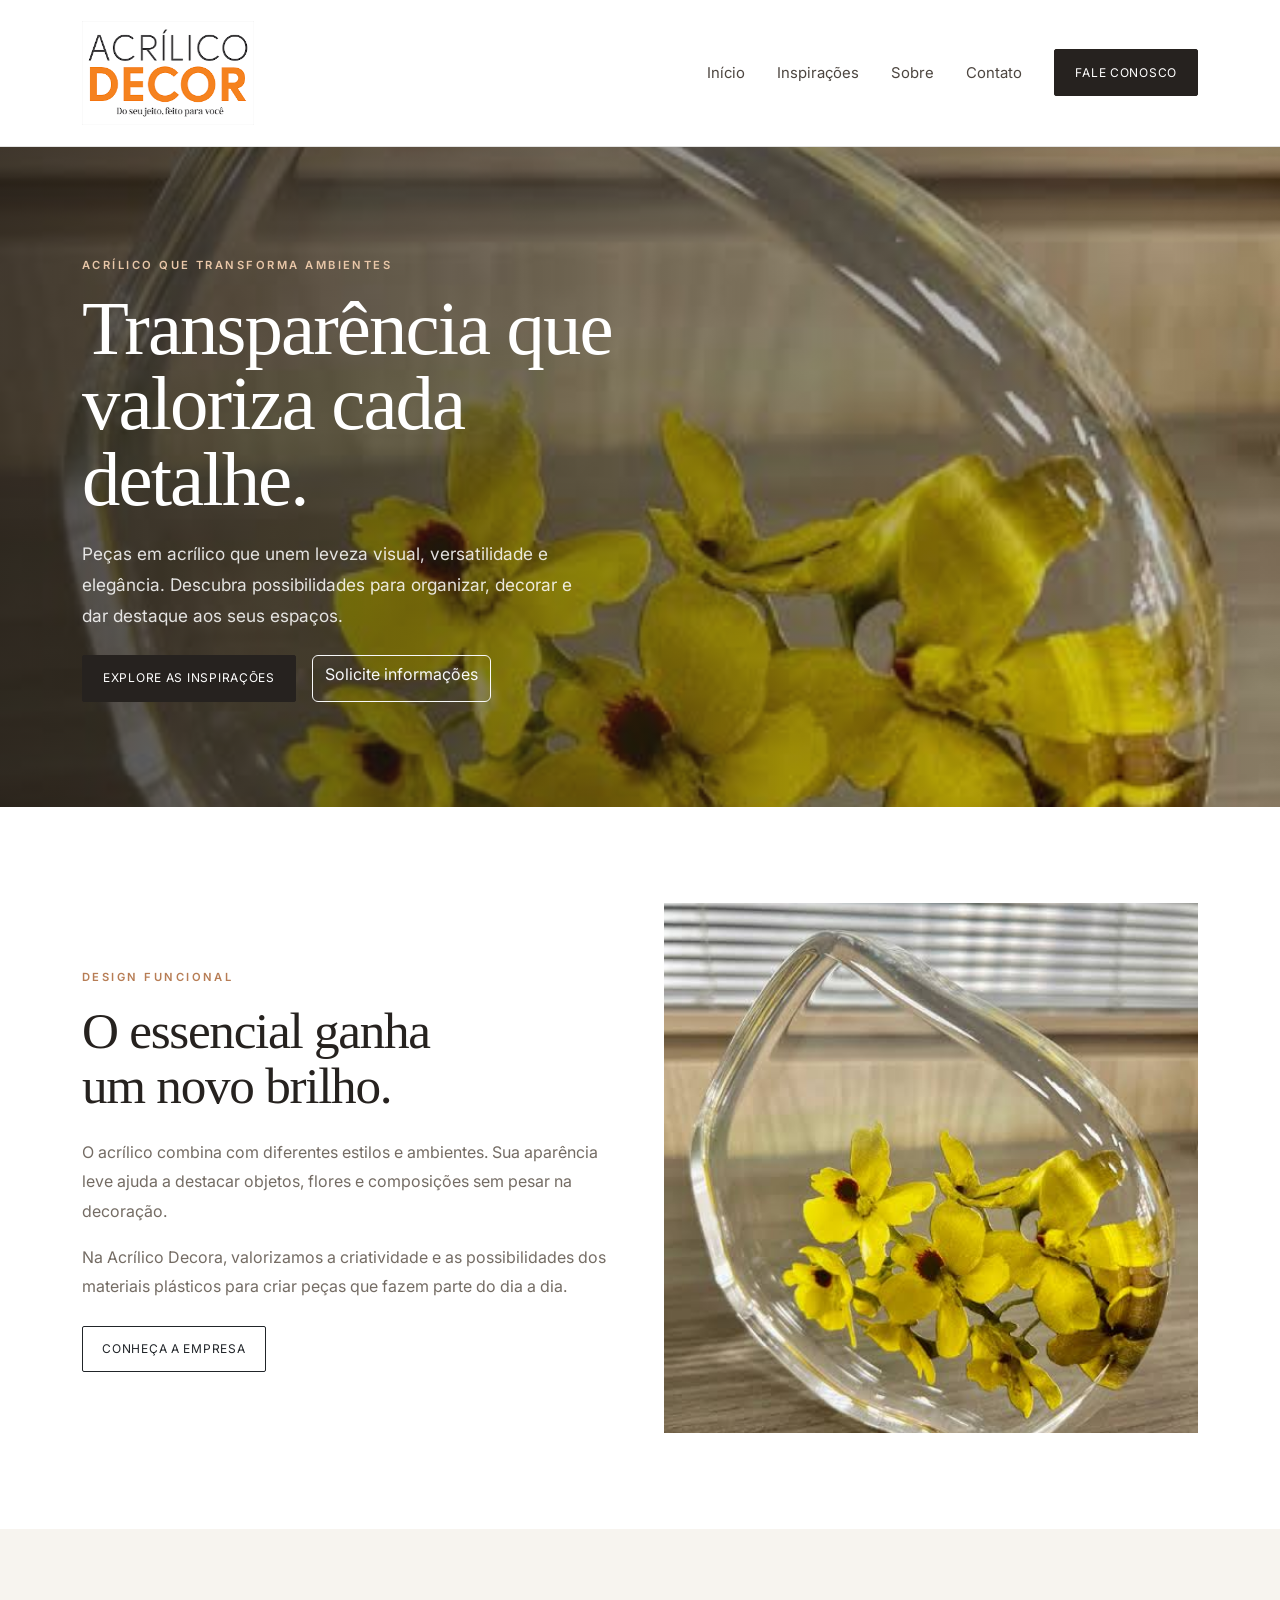
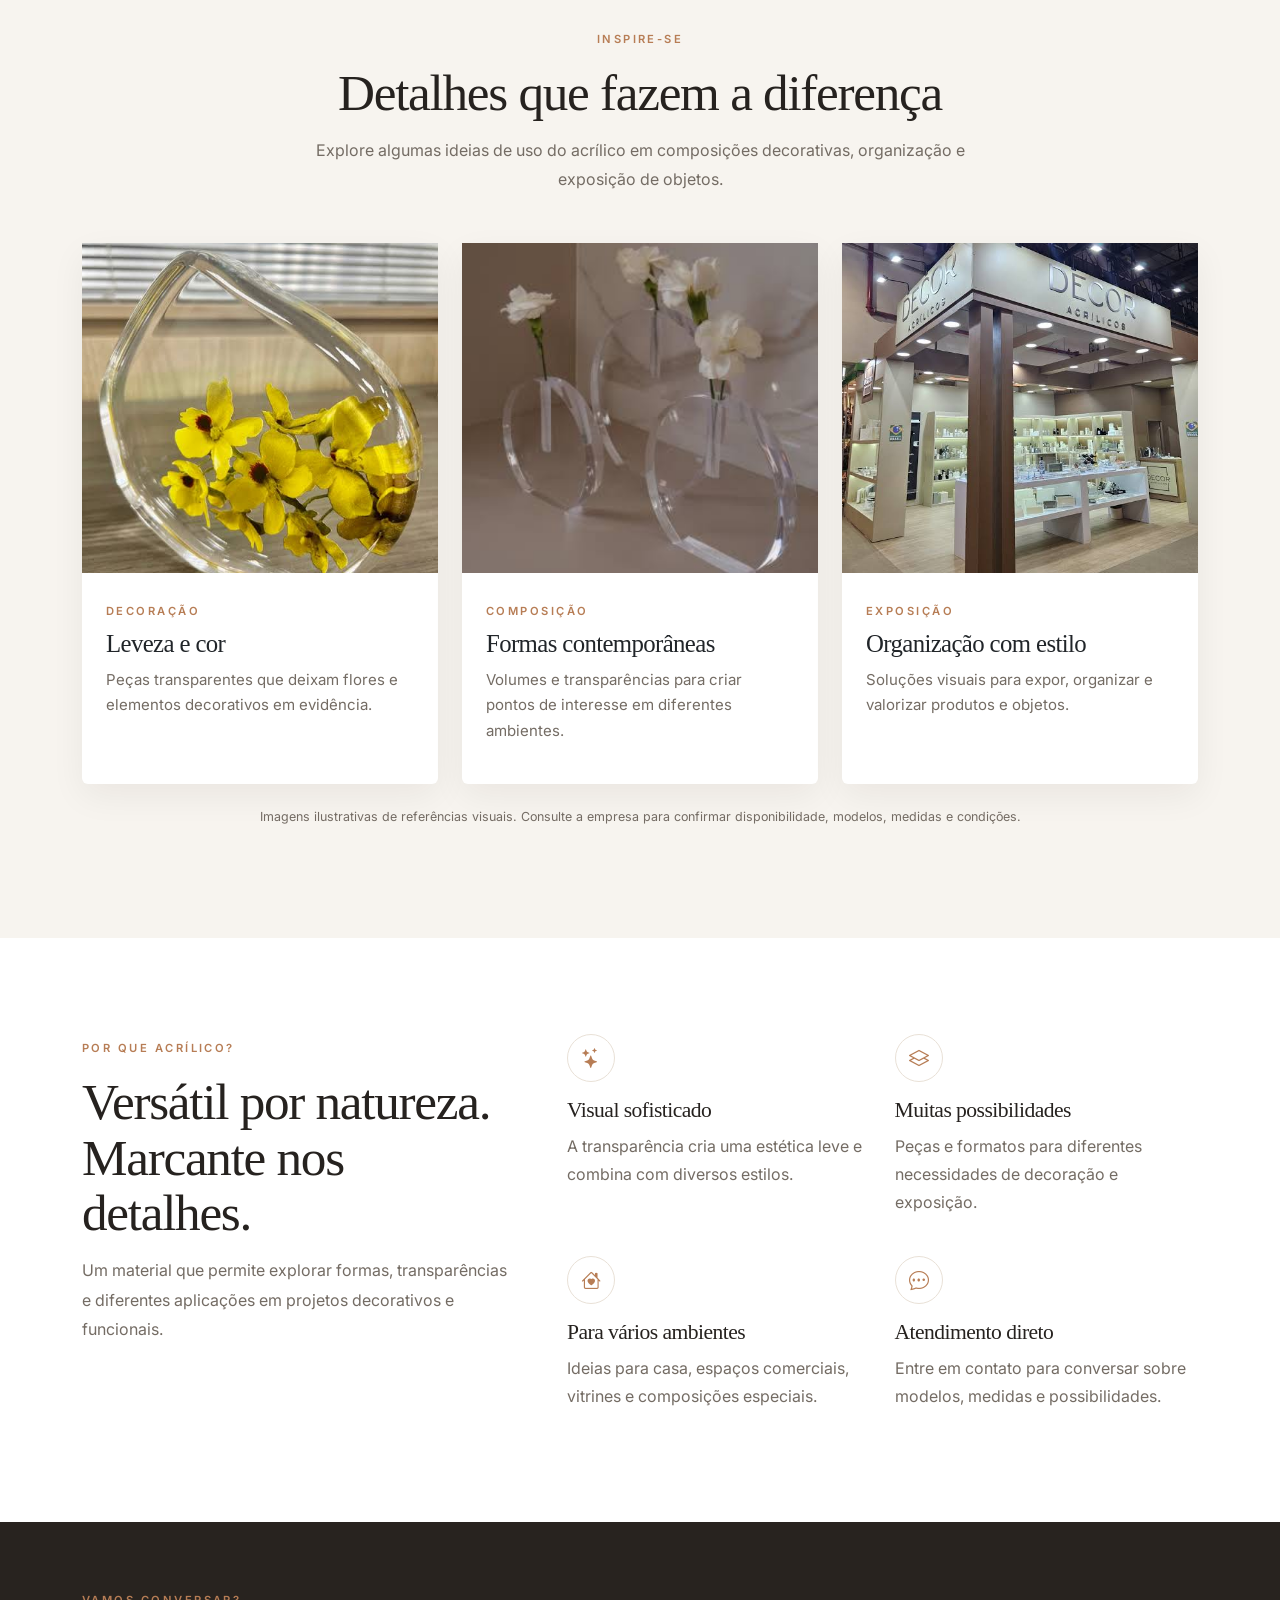
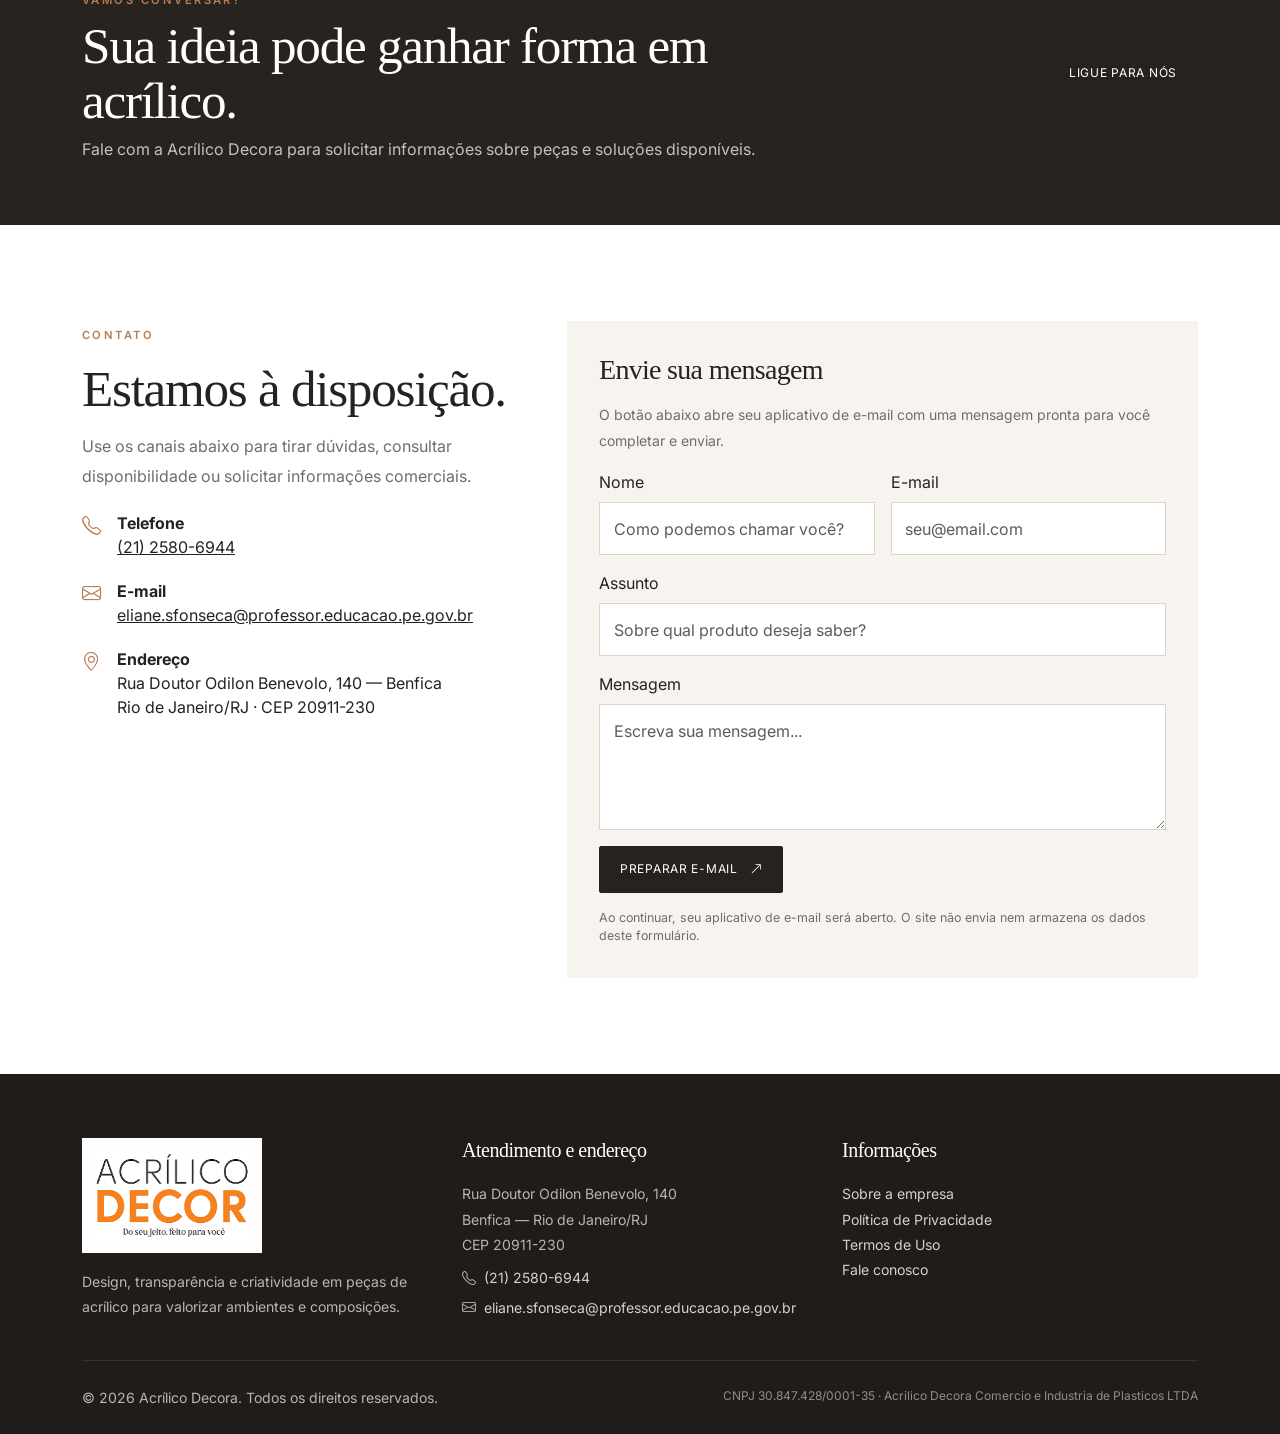
<file: index.html>
<!doctype html>
<html lang="pt-BR"><head><title>Acrílico Decora | Peças e decoração em acrílico</title>
<meta name="description" content="Conheça a Acrílico Decora. Peças, acessórios e soluções decorativas em acrílico para compor ambientes com leveza e personalidade. Entre em contato.">

<meta charset="utf-8">
<meta name="viewport" content="width=device-width, initial-scale=1">
<meta name="theme-color" content="#f7f4ef">
<link rel="preconnect" href="https://fonts.googleapis.com">
<link rel="preconnect" href="https://fonts.gstatic.com" crossorigin>
<link href="https://fonts.googleapis.com/css2?family=Inter:wght@400;500;600;700&display=swap" rel="stylesheet">
<link href="https://cdn.jsdelivr.net/npm/bootstrap@5.3.3/dist/css/bootstrap.min.css" rel="stylesheet">
<link href="https://cdn.jsdelivr.net/npm/bootstrap-icons@1.11.3/font/bootstrap-icons.min.css" rel="stylesheet">
<link rel="stylesheet" href="assets/style.css">
</head><body>

<nav class="navbar navbar-expand-lg sticky-top">
 <div class="container py-2">
  <a class="navbar-brand" href="index.html"><img src="assets/logo-acrilico-decora.png" alt="Acrílico Decora"></a>
  <button class="navbar-toggler" type="button" data-bs-toggle="collapse" data-bs-target="#menu" aria-label="Abrir menu"><span class="navbar-toggler-icon"></span></button>
  <div class="collapse navbar-collapse" id="menu">
   <ul class="navbar-nav ms-auto align-items-lg-center gap-lg-3">
    <li class="nav-item"><a class="nav-link" href="index.html#inicio">Início</a></li>
    <li class="nav-item"><a class="nav-link" href="index.html#colecao">Inspirações</a></li>
    <li class="nav-item"><a class="nav-link" href="sobre.html">Sobre</a></li>
    <li class="nav-item"><a class="nav-link" href="index.html#contato">Contato</a></li>
    <li class="nav-item"><a class="btn btn-accent ms-lg-2" href="tel:+552125806944">Fale conosco</a></li>
   </ul>
  </div>
 </div>
</nav>
<header class="hero" id="inicio">
 <div class="container"><div class="hero-content">
  <span class="eyebrow">Acrílico que transforma ambientes</span>
  <h1>Transparência que valoriza cada detalhe.</h1>
  <p>Peças em acrílico que unem leveza visual, versatilidade e elegância. Descubra possibilidades para organizar, decorar e dar destaque aos seus espaços.</p>
  <div class="d-flex flex-wrap gap-3 mt-4">
   <a class="btn btn-accent" href="#colecao">Explore as inspirações</a>
   <a class="btn btn-outline-light" href="#contato">Solicite informações</a>
  </div>
 </div></div>
</header>

<section class="section-pad">
 <div class="container"><div class="row align-items-center g-5">
  <div class="col-lg-6">
   <span class="eyebrow">Design funcional</span>
   <h2 class="section-title mt-3 mb-4">O essencial ganha<br>um novo brilho.</h2>
   <p class="lead-copy">O acrílico combina com diferentes estilos e ambientes. Sua aparência leve ajuda a destacar objetos, flores e composições sem pesar na decoração.</p>
   <p class="lead-copy">Na Acrílico Decora, valorizamos a criatividade e as possibilidades dos materiais plásticos para criar peças que fazem parte do dia a dia.</p>
   <a href="sobre.html" class="btn btn-outline-dark mt-2">Conheça a empresa</a>
  </div>
  <div class="col-lg-6"><img class="img-fluid w-100" style="max-height:530px;object-fit:cover" src="assets/vaso-flores-amarelas.jpeg" alt="Peça decorativa transparente em acrílico com flores amarelas"></div>
 </div></div>
</section>

<section class="section-pad section-soft" id="colecao">
 <div class="container">
  <div class="text-center mx-auto mb-5" style="max-width:650px">
   <span class="eyebrow">Inspire-se</span><h2 class="section-title mt-3">Detalhes que fazem a diferença</h2>
   <p class="lead-copy mt-3">Explore algumas ideias de uso do acrílico em composições decorativas, organização e exposição de objetos.</p>
  </div>
  <div class="row g-4">
   <div class="col-md-6 col-lg-4"><article class="card product-card"><img src="assets/vaso-flores-amarelas.jpeg" alt="Vaso transparente com flores amarelas"><div class="card-body"><span class="eyebrow">Decoração</span><h3 class="mt-2">Leveza e cor</h3><p>Peças transparentes que deixam flores e elementos decorativos em evidência.</p></div></article></div>
   <div class="col-md-6 col-lg-4"><article class="card product-card"><img src="assets/vasos-acrilico-flores.jpeg" alt="Vasos de acrílico com flores brancas"><div class="card-body"><span class="eyebrow">Composição</span><h3 class="mt-2">Formas contemporâneas</h3><p>Volumes e transparências para criar pontos de interesse em diferentes ambientes.</p></div></article></div>
   <div class="col-md-6 col-lg-4"><article class="card product-card"><img src="assets/decoracao-acrilico-loja.jpeg" alt="Espaço de exposição de artigos em acrílico"><div class="card-body"><span class="eyebrow">Exposição</span><h3 class="mt-2">Organização com estilo</h3><p>Soluções visuais para expor, organizar e valorizar produtos e objetos.</p></div></article></div>
  </div>
  <p class="image-note text-center mt-4">Imagens ilustrativas de referências visuais. Consulte a empresa para confirmar disponibilidade, modelos, medidas e condições.</p>
 </div>
</section>

<section class="section-pad">
 <div class="container">
  <div class="row g-5">
   <div class="col-lg-5"><span class="eyebrow">Por que acrílico?</span><h2 class="section-title mt-3">Versátil por natureza.<br>Marcante nos detalhes.</h2><p class="lead-copy mt-3">Um material que permite explorar formas, transparências e diferentes aplicações em projetos decorativos e funcionais.</p></div>
   <div class="col-lg-7"><div class="row g-4">
    <div class="col-md-6 feature"><div class="feature-icon"><i class="bi bi-stars"></i></div><h3>Visual sofisticado</h3><p>A transparência cria uma estética leve e combina com diversos estilos.</p></div>
    <div class="col-md-6 feature"><div class="feature-icon"><i class="bi bi-layers"></i></div><h3>Muitas possibilidades</h3><p>Peças e formatos para diferentes necessidades de decoração e exposição.</p></div>
    <div class="col-md-6 feature"><div class="feature-icon"><i class="bi bi-house-heart"></i></div><h3>Para vários ambientes</h3><p>Ideias para casa, espaços comerciais, vitrines e composições especiais.</p></div>
    <div class="col-md-6 feature"><div class="feature-icon"><i class="bi bi-chat-dots"></i></div><h3>Atendimento direto</h3><p>Entre em contato para conversar sobre modelos, medidas e possibilidades.</p></div>
   </div></div>
  </div>
 </div>
</section>

<section class="cta-band"><div class="container"><div class="row align-items-center g-4">
 <div class="col-lg-8"><span class="eyebrow">Vamos conversar?</span><h2 class="section-title mt-2">Sua ideia pode ganhar forma em acrílico.</h2><p class="mb-0">Fale com a Acrílico Decora para solicitar informações sobre peças e soluções disponíveis.</p></div>
 <div class="col-lg-4 text-lg-end"><a class="btn btn-accent" href="tel:+552125806944">Ligue para nós</a></div>
</div></div></section>

<section class="section-pad" id="contato"><div class="container">
 <div class="row g-5">
  <div class="col-lg-5"><span class="eyebrow">Contato</span><h2 class="section-title mt-3">Estamos à disposição.</h2><p class="lead-copy mt-3">Use os canais abaixo para tirar dúvidas, consultar disponibilidade ou solicitar informações comerciais.</p>
   <div class="contact-line"><i class="bi bi-telephone"></i><div><strong>Telefone</strong><br><a href="tel:+552125806944">(21) 2580-6944</a></div></div>
   <div class="contact-line"><i class="bi bi-envelope"></i><div><strong>E-mail</strong><br><a href="mailto:eliane.sfonseca@professor.educacao.pe.gov.br">eliane.sfonseca@professor.educacao.pe.gov.br</a></div></div>
   <div class="contact-line"><i class="bi bi-geo-alt"></i><div><strong>Endereço</strong><br>Rua Doutor Odilon Benevolo, 140 — Benfica<br>Rio de Janeiro/RJ · CEP 20911-230</div></div>
  </div>
  <div class="col-lg-7"><div class="contact-panel">
   <h3 class="serif mb-3">Envie sua mensagem</h3>
   <p class="lead-copy small">O botão abaixo abre seu aplicativo de e-mail com uma mensagem pronta para você completar e enviar.</p>
   <form id="contatoForm">
    <div class="row g-3">
     <div class="col-md-6"><label class="form-label" for="nome">Nome</label><input class="form-control" id="nome" required placeholder="Como podemos chamar você?"></div>
     <div class="col-md-6"><label class="form-label" for="email">E-mail</label><input class="form-control" id="email" type="email" required placeholder="seu@email.com"></div>
     <div class="col-12"><label class="form-label" for="assunto">Assunto</label><input class="form-control" id="assunto" placeholder="Sobre qual produto deseja saber?"></div>
     <div class="col-12"><label class="form-label" for="mensagem">Mensagem</label><textarea class="form-control" id="mensagem" rows="4" required placeholder="Escreva sua mensagem..."></textarea></div>
     <div class="col-12"><button class="btn btn-accent" type="submit">Preparar e-mail <i class="bi bi-arrow-up-right ms-2"></i></button></div>
    </div>
   </form>
   <p class="image-note mt-3 mb-0">Ao continuar, seu aplicativo de e-mail será aberto. O site não envia nem armazena os dados deste formulário.</p>
  </div></div>
 </div>
</div></section>

<footer>
 <div class="container">
  <div class="row g-4">
   <div class="col-lg-4">
    <img class="footer-logo" src="assets/logo-acrilico-decora.png" alt="Acrílico Decora">
    <p>Design, transparência e criatividade em peças de acrílico para valorizar ambientes e composições.</p>
   </div>
   <div class="col-sm-6 col-lg-4">
    <h3 class="footer-title">Atendimento e endereço</h3>
    <address class="mb-2">Rua Doutor Odilon Benevolo, 140<br>Benfica — Rio de Janeiro/RJ<br>CEP 20911-230</address>
    <p class="mb-1"><i class="bi bi-telephone me-2"></i><a href="tel:+552125806944">(21) 2580-6944</a></p>
    <p><i class="bi bi-envelope me-2"></i><a href="mailto:eliane.sfonseca@professor.educacao.pe.gov.br">eliane.sfonseca@professor.educacao.pe.gov.br</a></p>
   </div>
   <div class="col-sm-6 col-lg-4">
    <h3 class="footer-title">Informações</h3>
    <ul class="list-unstyled">
     <li><a href="sobre.html">Sobre a empresa</a></li>
     <li><a href="politica-de-privacidade.html">Política de Privacidade</a></li>
     <li><a href="termos-de-uso.html">Termos de Uso</a></li>
     <li><a href="index.html#contato">Fale conosco</a></li>
    </ul>
   </div>
  </div>
  <hr class="border-secondary my-4">
  <div class="d-flex flex-column flex-md-row justify-content-between gap-2">
   <p class="mb-0">© <span id="ano"></span> Acrílico Decora. Todos os direitos reservados.</p>
   <p class="small-print mb-0">CNPJ 30.847.428/0001-35 · Acrilico Decora Comercio e Industria de Plasticos LTDA</p>
  </div>
 </div>
</footer>
<script>document.getElementById('ano').textContent = new Date().getFullYear();</script>
<script src="https://cdn.jsdelivr.net/npm/bootstrap@5.3.3/dist/js/bootstrap.bundle.min.js"></script>

<script>
document.getElementById('contatoForm').addEventListener('submit', function(e) {
 e.preventDefault();
 const nome = document.getElementById('nome').value;
 const email = document.getElementById('email').value;
 const assunto = document.getElementById('assunto').value || 'Contato pelo site';
 const mensagem = document.getElementById('mensagem').value;
 const body = `Nome: ${nome}%0D%0AE-mail: ${email}%0D%0A%0D%0A${encodeURIComponent(mensagem)}`;
 window.location.href = `mailto:eliane.sfonseca@professor.educacao.pe.gov.br?subject=${encodeURIComponent(assunto)}&body=${body}`;
});
</script>
</body></html>
</file>
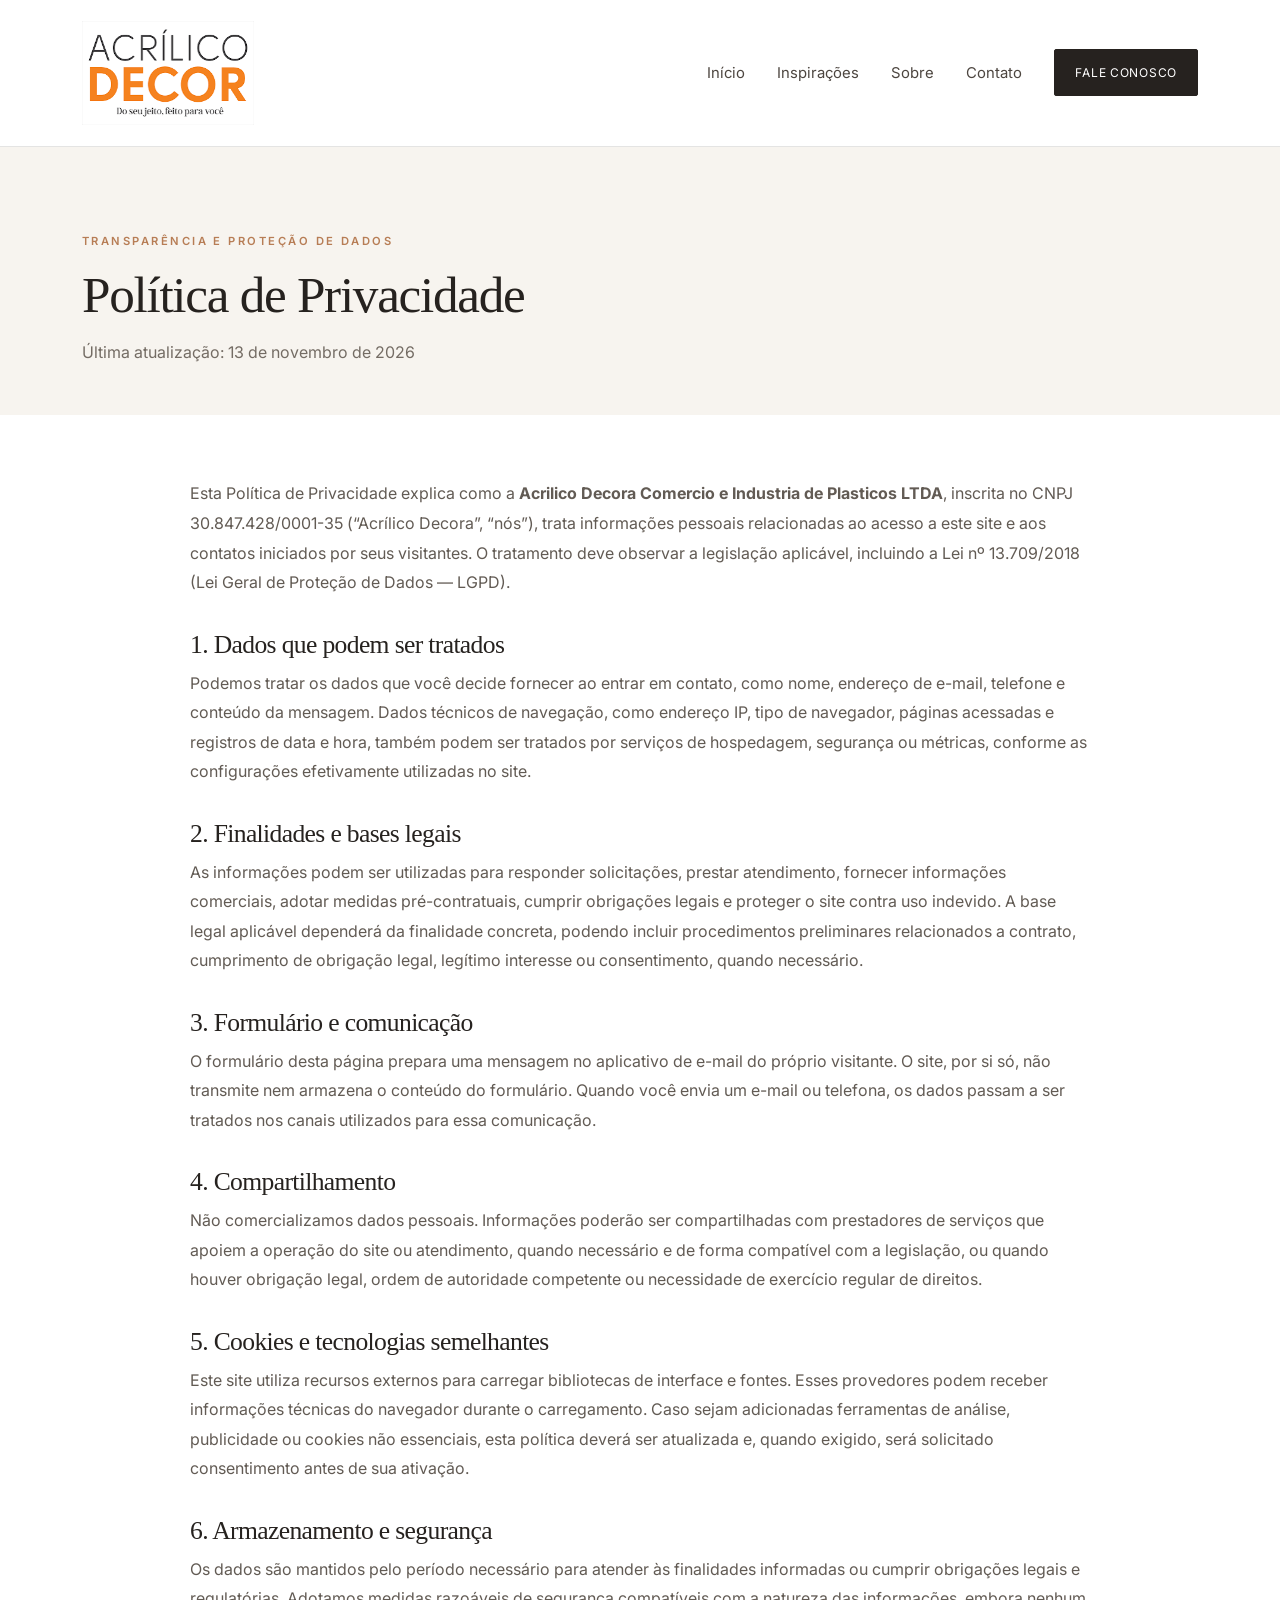
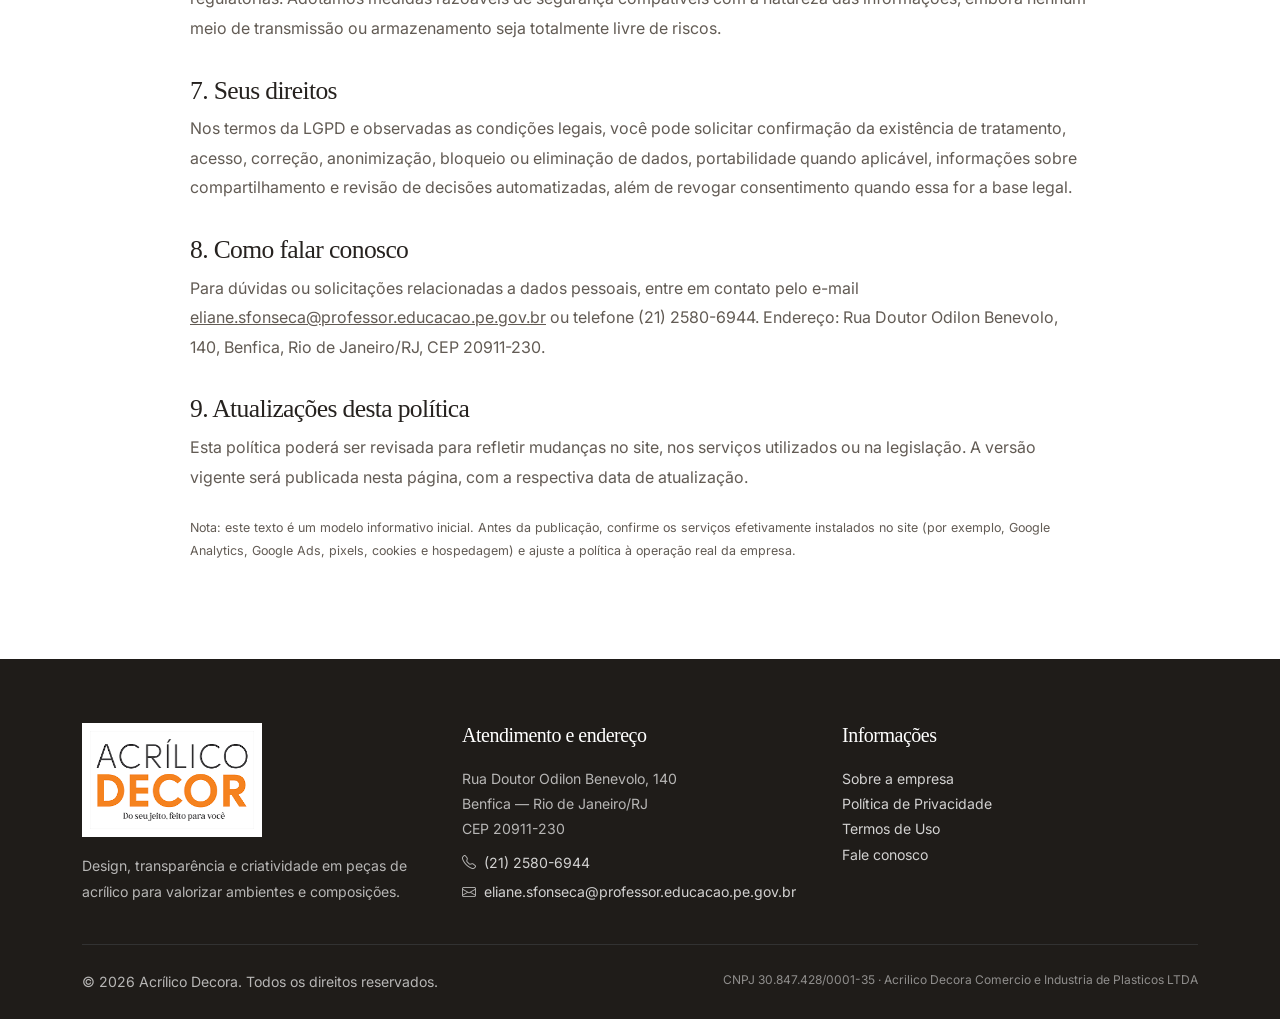
<file: politica-de-privacidade.html>
<!doctype html><html lang="pt-BR"><head><title>Política de Privacidade | Acrílico Decora</title><meta name="description" content="Saiba como a Acrílico Decora trata dados pessoais e informações enviadas por meio deste site.">
<meta charset="utf-8">
<meta name="viewport" content="width=device-width, initial-scale=1">
<meta name="theme-color" content="#f7f4ef">
<link rel="preconnect" href="https://fonts.googleapis.com">
<link rel="preconnect" href="https://fonts.gstatic.com" crossorigin>
<link href="https://fonts.googleapis.com/css2?family=Inter:wght@400;500;600;700&display=swap" rel="stylesheet">
<link href="https://cdn.jsdelivr.net/npm/bootstrap@5.3.3/dist/css/bootstrap.min.css" rel="stylesheet">
<link href="https://cdn.jsdelivr.net/npm/bootstrap-icons@1.11.3/font/bootstrap-icons.min.css" rel="stylesheet">
<link rel="stylesheet" href="assets/style.css">
</head><body>

<nav class="navbar navbar-expand-lg sticky-top">
 <div class="container py-2">
  <a class="navbar-brand" href="index.html"><img src="assets/logo-acrilico-decora.png" alt="Acrílico Decora"></a>
  <button class="navbar-toggler" type="button" data-bs-toggle="collapse" data-bs-target="#menu" aria-label="Abrir menu"><span class="navbar-toggler-icon"></span></button>
  <div class="collapse navbar-collapse" id="menu">
   <ul class="navbar-nav ms-auto align-items-lg-center gap-lg-3">
    <li class="nav-item"><a class="nav-link" href="index.html#inicio">Início</a></li>
    <li class="nav-item"><a class="nav-link" href="index.html#colecao">Inspirações</a></li>
    <li class="nav-item"><a class="nav-link" href="sobre.html">Sobre</a></li>
    <li class="nav-item"><a class="nav-link" href="index.html#contato">Contato</a></li>
    <li class="nav-item"><a class="btn btn-accent ms-lg-2" href="tel:+552125806944">Fale conosco</a></li>
   </ul>
  </div>
 </div>
</nav>
<header class="legal-hero"><div class="container"><span class="eyebrow">Transparência e proteção de dados</span><h1 class="section-title mt-3">Política de Privacidade</h1><p class="lead-copy mt-3 mb-0">Última atualização: 13 de novembro de 2026</p></div></header>
<main class="container legal-content">
 <p>Esta Política de Privacidade explica como a <strong>Acrilico Decora Comercio e Industria de Plasticos LTDA</strong>, inscrita no CNPJ 30.847.428/0001-35 (“Acrílico Decora”, “nós”), trata informações pessoais relacionadas ao acesso a este site e aos contatos iniciados por seus visitantes. O tratamento deve observar a legislação aplicável, incluindo a Lei nº 13.709/2018 (Lei Geral de Proteção de Dados — LGPD).</p>
 <h2>1. Dados que podem ser tratados</h2><p>Podemos tratar os dados que você decide fornecer ao entrar em contato, como nome, endereço de e-mail, telefone e conteúdo da mensagem. Dados técnicos de navegação, como endereço IP, tipo de navegador, páginas acessadas e registros de data e hora, também podem ser tratados por serviços de hospedagem, segurança ou métricas, conforme as configurações efetivamente utilizadas no site.</p>
 <h2>2. Finalidades e bases legais</h2><p>As informações podem ser utilizadas para responder solicitações, prestar atendimento, fornecer informações comerciais, adotar medidas pré-contratuais, cumprir obrigações legais e proteger o site contra uso indevido. A base legal aplicável dependerá da finalidade concreta, podendo incluir procedimentos preliminares relacionados a contrato, cumprimento de obrigação legal, legítimo interesse ou consentimento, quando necessário.</p>
 <h2>3. Formulário e comunicação</h2><p>O formulário desta página prepara uma mensagem no aplicativo de e-mail do próprio visitante. O site, por si só, não transmite nem armazena o conteúdo do formulário. Quando você envia um e-mail ou telefona, os dados passam a ser tratados nos canais utilizados para essa comunicação.</p>
 <h2>4. Compartilhamento</h2><p>Não comercializamos dados pessoais. Informações poderão ser compartilhadas com prestadores de serviços que apoiem a operação do site ou atendimento, quando necessário e de forma compatível com a legislação, ou quando houver obrigação legal, ordem de autoridade competente ou necessidade de exercício regular de direitos.</p>
 <h2>5. Cookies e tecnologias semelhantes</h2><p>Este site utiliza recursos externos para carregar bibliotecas de interface e fontes. Esses provedores podem receber informações técnicas do navegador durante o carregamento. Caso sejam adicionadas ferramentas de análise, publicidade ou cookies não essenciais, esta política deverá ser atualizada e, quando exigido, será solicitado consentimento antes de sua ativação.</p>
 <h2>6. Armazenamento e segurança</h2><p>Os dados são mantidos pelo período necessário para atender às finalidades informadas ou cumprir obrigações legais e regulatórias. Adotamos medidas razoáveis de segurança compatíveis com a natureza das informações, embora nenhum meio de transmissão ou armazenamento seja totalmente livre de riscos.</p>
 <h2>7. Seus direitos</h2><p>Nos termos da LGPD e observadas as condições legais, você pode solicitar confirmação da existência de tratamento, acesso, correção, anonimização, bloqueio ou eliminação de dados, portabilidade quando aplicável, informações sobre compartilhamento e revisão de decisões automatizadas, além de revogar consentimento quando essa for a base legal.</p>
 <h2>8. Como falar conosco</h2><p>Para dúvidas ou solicitações relacionadas a dados pessoais, entre em contato pelo e-mail <a href="mailto:eliane.sfonseca@professor.educacao.pe.gov.br">eliane.sfonseca@professor.educacao.pe.gov.br</a> ou telefone (21) 2580-6944. Endereço: Rua Doutor Odilon Benevolo, 140, Benfica, Rio de Janeiro/RJ, CEP 20911-230.</p>
 <h2>9. Atualizações desta política</h2><p>Esta política poderá ser revisada para refletir mudanças no site, nos serviços utilizados ou na legislação. A versão vigente será publicada nesta página, com a respectiva data de atualização.</p>
 <p class="image-note mt-4">Nota: este texto é um modelo informativo inicial. Antes da publicação, confirme os serviços efetivamente instalados no site (por exemplo, Google Analytics, Google Ads, pixels, cookies e hospedagem) e ajuste a política à operação real da empresa.</p>
</main>

<footer>
 <div class="container">
  <div class="row g-4">
   <div class="col-lg-4">
    <img class="footer-logo" src="assets/logo-acrilico-decora.png" alt="Acrílico Decora">
    <p>Design, transparência e criatividade em peças de acrílico para valorizar ambientes e composições.</p>
   </div>
   <div class="col-sm-6 col-lg-4">
    <h3 class="footer-title">Atendimento e endereço</h3>
    <address class="mb-2">Rua Doutor Odilon Benevolo, 140<br>Benfica — Rio de Janeiro/RJ<br>CEP 20911-230</address>
    <p class="mb-1"><i class="bi bi-telephone me-2"></i><a href="tel:+552125806944">(21) 2580-6944</a></p>
    <p><i class="bi bi-envelope me-2"></i><a href="mailto:eliane.sfonseca@professor.educacao.pe.gov.br">eliane.sfonseca@professor.educacao.pe.gov.br</a></p>
   </div>
   <div class="col-sm-6 col-lg-4">
    <h3 class="footer-title">Informações</h3>
    <ul class="list-unstyled">
     <li><a href="sobre.html">Sobre a empresa</a></li>
     <li><a href="politica-de-privacidade.html">Política de Privacidade</a></li>
     <li><a href="termos-de-uso.html">Termos de Uso</a></li>
     <li><a href="index.html#contato">Fale conosco</a></li>
    </ul>
   </div>
  </div>
  <hr class="border-secondary my-4">
  <div class="d-flex flex-column flex-md-row justify-content-between gap-2">
   <p class="mb-0">© <span id="ano"></span> Acrílico Decora. Todos os direitos reservados.</p>
   <p class="small-print mb-0">CNPJ 30.847.428/0001-35 · Acrilico Decora Comercio e Industria de Plasticos LTDA</p>
  </div>
 </div>
</footer>
<script>document.getElementById('ano').textContent = new Date().getFullYear();</script>
<script src="https://cdn.jsdelivr.net/npm/bootstrap@5.3.3/dist/js/bootstrap.bundle.min.js"></script>
</body></html>
</file>
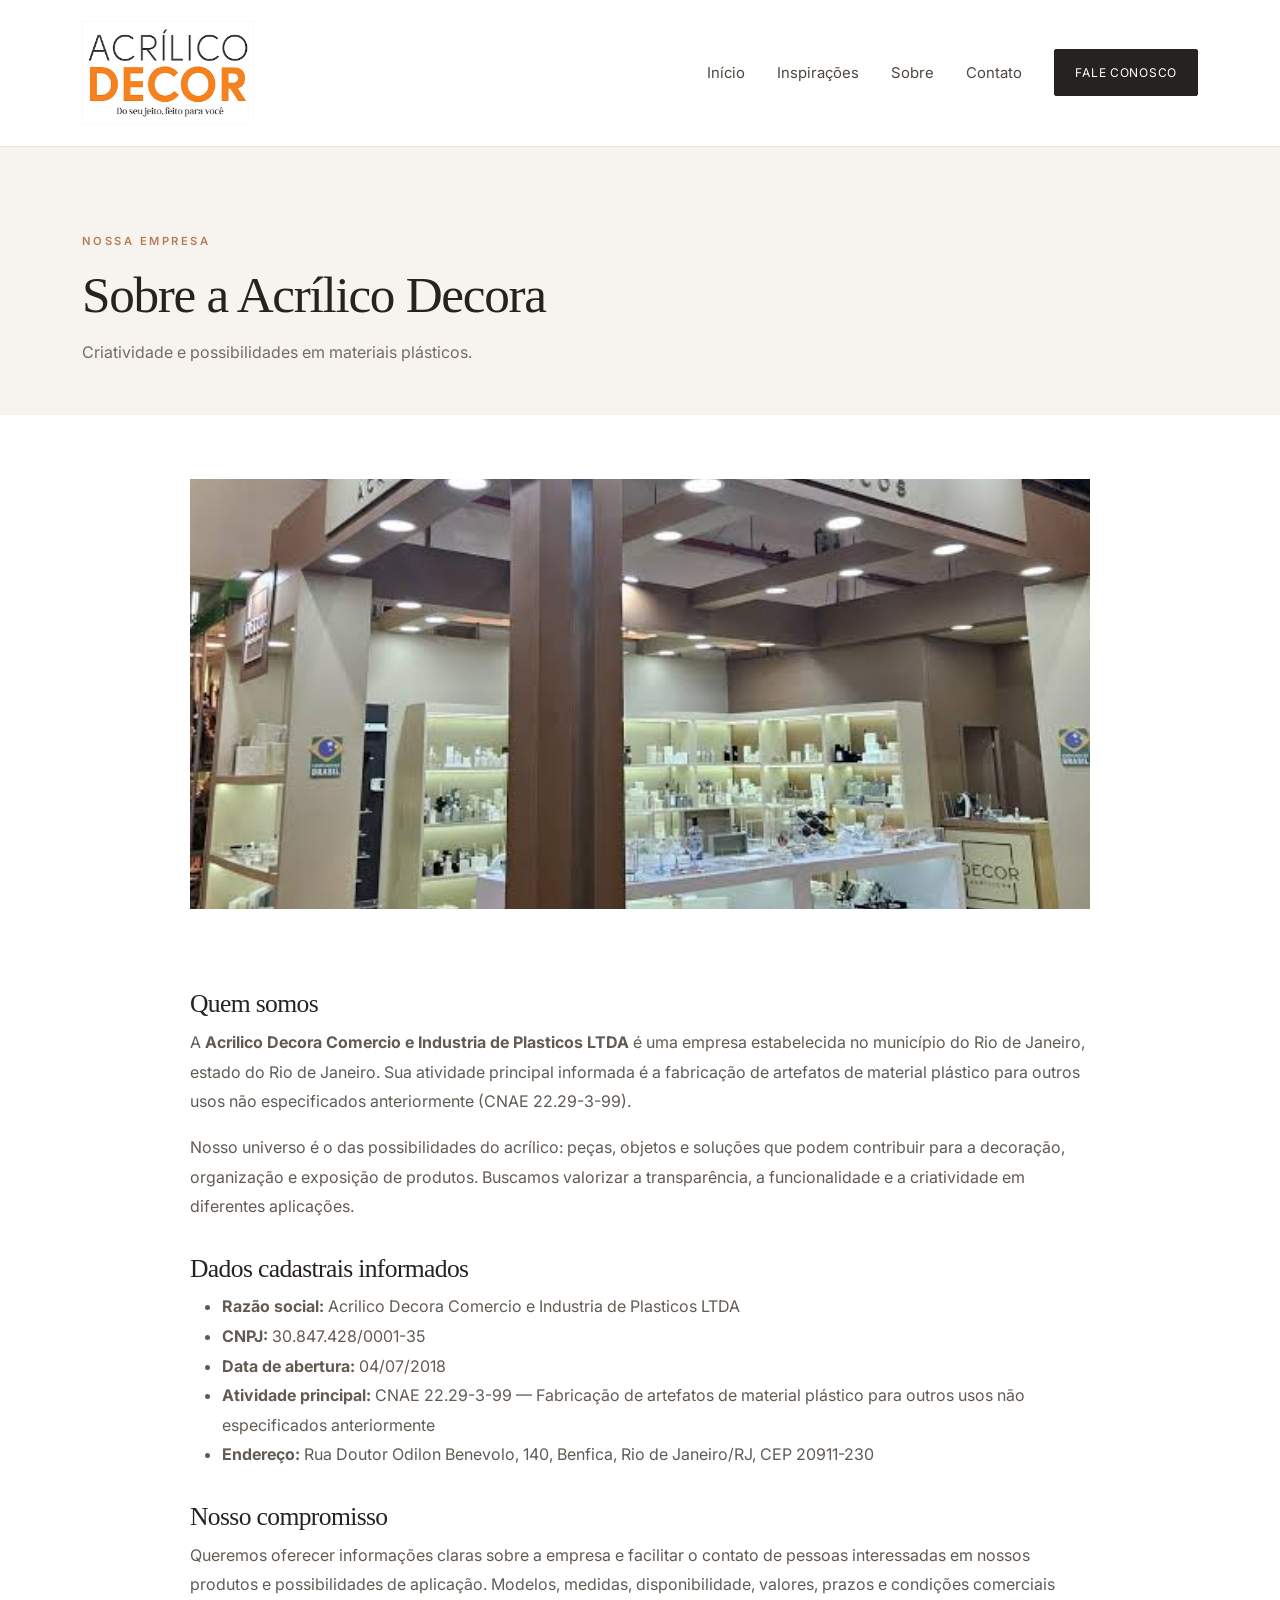
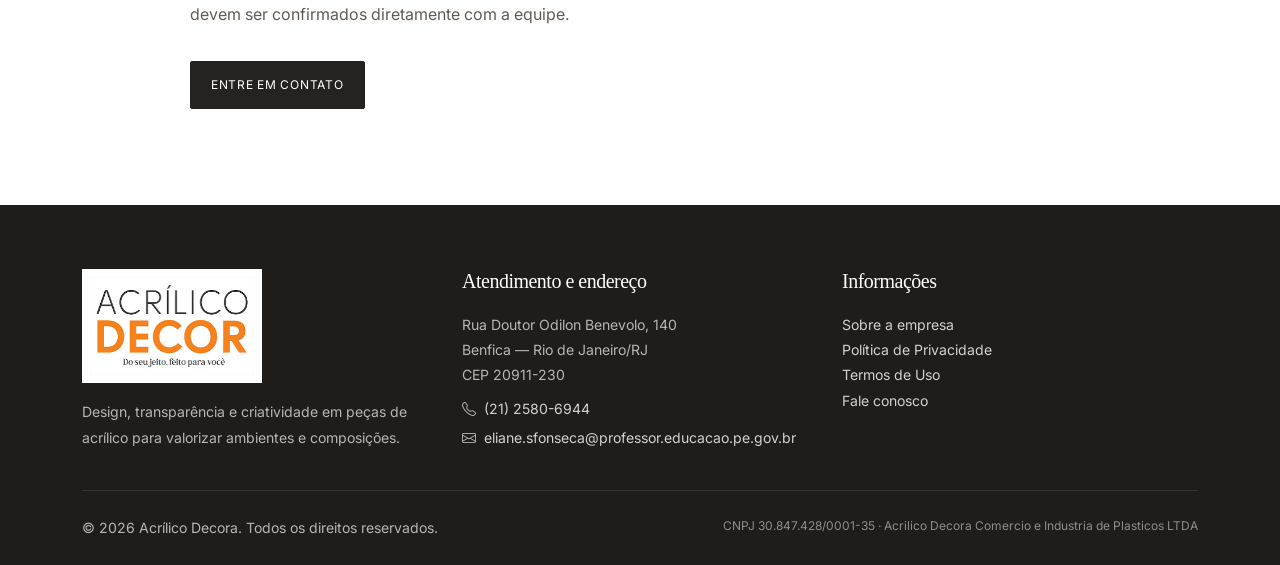
<file: sobre.html>
<!doctype html><html lang="pt-BR"><head><title>Sobre | Acrílico Decora</title><meta name="description" content="Conheça a Acrilico Decora Comercio e Industria de Plasticos LTDA, empresa localizada em Benfica, Rio de Janeiro.">
<meta charset="utf-8">
<meta name="viewport" content="width=device-width, initial-scale=1">
<meta name="theme-color" content="#f7f4ef">
<link rel="preconnect" href="https://fonts.googleapis.com">
<link rel="preconnect" href="https://fonts.gstatic.com" crossorigin>
<link href="https://fonts.googleapis.com/css2?family=Inter:wght@400;500;600;700&display=swap" rel="stylesheet">
<link href="https://cdn.jsdelivr.net/npm/bootstrap@5.3.3/dist/css/bootstrap.min.css" rel="stylesheet">
<link href="https://cdn.jsdelivr.net/npm/bootstrap-icons@1.11.3/font/bootstrap-icons.min.css" rel="stylesheet">
<link rel="stylesheet" href="assets/style.css">
</head><body>

<nav class="navbar navbar-expand-lg sticky-top">
 <div class="container py-2">
  <a class="navbar-brand" href="index.html"><img src="assets/logo-acrilico-decora.png" alt="Acrílico Decora"></a>
  <button class="navbar-toggler" type="button" data-bs-toggle="collapse" data-bs-target="#menu" aria-label="Abrir menu"><span class="navbar-toggler-icon"></span></button>
  <div class="collapse navbar-collapse" id="menu">
   <ul class="navbar-nav ms-auto align-items-lg-center gap-lg-3">
    <li class="nav-item"><a class="nav-link" href="index.html#inicio">Início</a></li>
    <li class="nav-item"><a class="nav-link" href="index.html#colecao">Inspirações</a></li>
    <li class="nav-item"><a class="nav-link" href="sobre.html">Sobre</a></li>
    <li class="nav-item"><a class="nav-link" href="index.html#contato">Contato</a></li>
    <li class="nav-item"><a class="btn btn-accent ms-lg-2" href="tel:+552125806944">Fale conosco</a></li>
   </ul>
  </div>
 </div>
</nav>
<header class="legal-hero"><div class="container"><span class="eyebrow">Nossa empresa</span><h1 class="section-title mt-3">Sobre a Acrílico Decora</h1><p class="lead-copy mt-3 mb-0">Criatividade e possibilidades em materiais plásticos.</p></div></header>
<main class="container legal-content">
 <img src="assets/decoracao-acrilico-loja.jpeg" class="img-fluid w-100 mb-5" style="max-height:430px;object-fit:cover" alt="Espaço de exposição de artigos em acrílico">
 <h2>Quem somos</h2><p>A <strong>Acrilico Decora Comercio e Industria de Plasticos LTDA</strong> é uma empresa estabelecida no município do Rio de Janeiro, estado do Rio de Janeiro. Sua atividade principal informada é a fabricação de artefatos de material plástico para outros usos não especificados anteriormente (CNAE 22.29-3-99).</p>
 <p>Nosso universo é o das possibilidades do acrílico: peças, objetos e soluções que podem contribuir para a decoração, organização e exposição de produtos. Buscamos valorizar a transparência, a funcionalidade e a criatividade em diferentes aplicações.</p>
 <h2>Dados cadastrais informados</h2><ul><li><strong>Razão social:</strong> Acrilico Decora Comercio e Industria de Plasticos LTDA</li><li><strong>CNPJ:</strong> 30.847.428/0001-35</li><li><strong>Data de abertura:</strong> 04/07/2018</li><li><strong>Atividade principal:</strong> CNAE 22.29-3-99 — Fabricação de artefatos de material plástico para outros usos não especificados anteriormente</li><li><strong>Endereço:</strong> Rua Doutor Odilon Benevolo, 140, Benfica, Rio de Janeiro/RJ, CEP 20911-230</li></ul>
 <h2>Nosso compromisso</h2><p>Queremos oferecer informações claras sobre a empresa e facilitar o contato de pessoas interessadas em nossos produtos e possibilidades de aplicação. Modelos, medidas, disponibilidade, valores, prazos e condições comerciais devem ser confirmados diretamente com a equipe.</p>
 <p><a href="index.html#contato" class="btn btn-accent mt-3">Entre em contato</a></p>
</main>

<footer>
 <div class="container">
  <div class="row g-4">
   <div class="col-lg-4">
    <img class="footer-logo" src="assets/logo-acrilico-decora.png" alt="Acrílico Decora">
    <p>Design, transparência e criatividade em peças de acrílico para valorizar ambientes e composições.</p>
   </div>
   <div class="col-sm-6 col-lg-4">
    <h3 class="footer-title">Atendimento e endereço</h3>
    <address class="mb-2">Rua Doutor Odilon Benevolo, 140<br>Benfica — Rio de Janeiro/RJ<br>CEP 20911-230</address>
    <p class="mb-1"><i class="bi bi-telephone me-2"></i><a href="tel:+552125806944">(21) 2580-6944</a></p>
    <p><i class="bi bi-envelope me-2"></i><a href="mailto:eliane.sfonseca@professor.educacao.pe.gov.br">eliane.sfonseca@professor.educacao.pe.gov.br</a></p>
   </div>
   <div class="col-sm-6 col-lg-4">
    <h3 class="footer-title">Informações</h3>
    <ul class="list-unstyled">
     <li><a href="sobre.html">Sobre a empresa</a></li>
     <li><a href="politica-de-privacidade.html">Política de Privacidade</a></li>
     <li><a href="termos-de-uso.html">Termos de Uso</a></li>
     <li><a href="index.html#contato">Fale conosco</a></li>
    </ul>
   </div>
  </div>
  <hr class="border-secondary my-4">
  <div class="d-flex flex-column flex-md-row justify-content-between gap-2">
   <p class="mb-0">© <span id="ano"></span> Acrílico Decora. Todos os direitos reservados.</p>
   <p class="small-print mb-0">CNPJ 30.847.428/0001-35 · Acrilico Decora Comercio e Industria de Plasticos LTDA</p>
  </div>
 </div>
</footer>
<script>document.getElementById('ano').textContent = new Date().getFullYear();</script>
<script src="https://cdn.jsdelivr.net/npm/bootstrap@5.3.3/dist/js/bootstrap.bundle.min.js"></script>
</body></html>
</file>
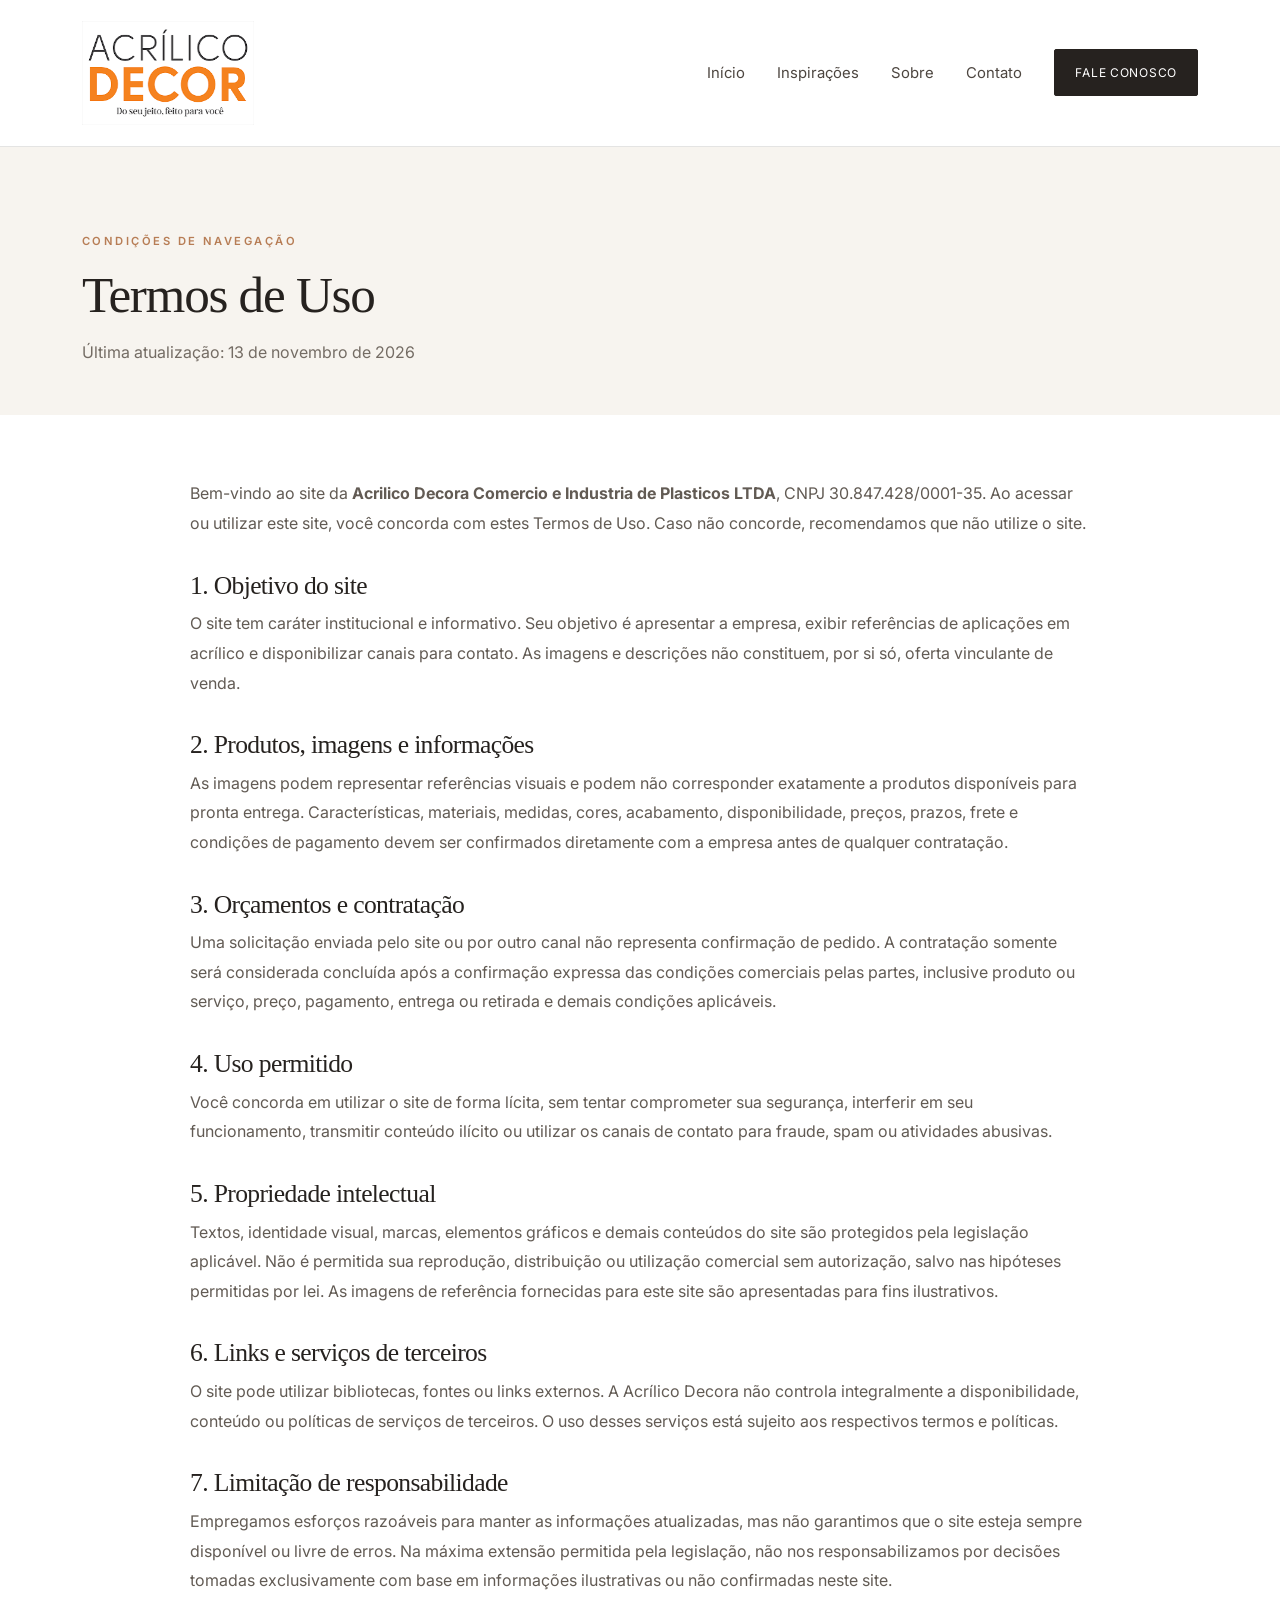
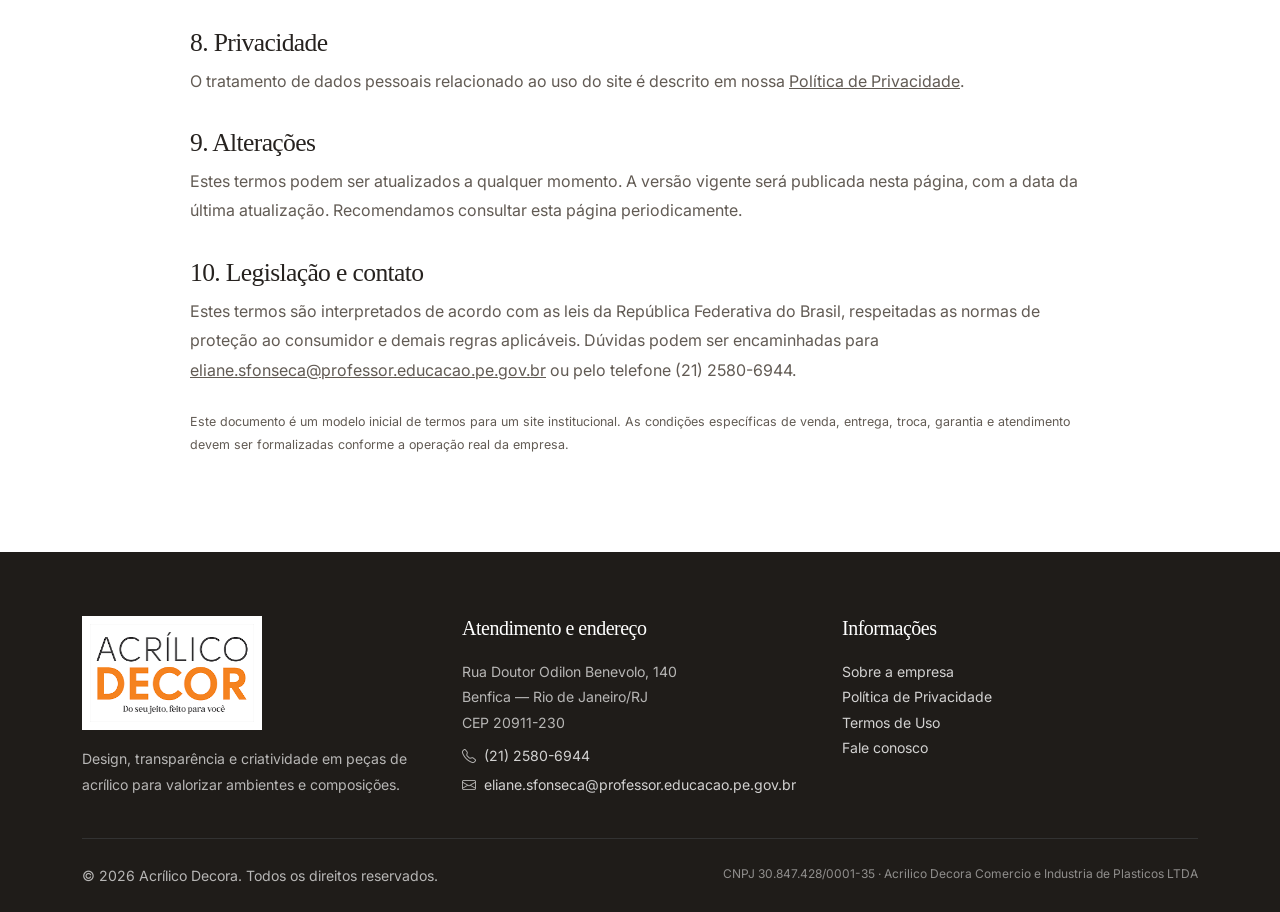
<file: termos-de-uso.html>
<!doctype html><html lang="pt-BR"><head><title>Termos de Uso | Acrílico Decora</title><meta name="description" content="Consulte os termos e condições de uso do site da Acrílico Decora.">
<meta charset="utf-8">
<meta name="viewport" content="width=device-width, initial-scale=1">
<meta name="theme-color" content="#f7f4ef">
<link rel="preconnect" href="https://fonts.googleapis.com">
<link rel="preconnect" href="https://fonts.gstatic.com" crossorigin>
<link href="https://fonts.googleapis.com/css2?family=Inter:wght@400;500;600;700&display=swap" rel="stylesheet">
<link href="https://cdn.jsdelivr.net/npm/bootstrap@5.3.3/dist/css/bootstrap.min.css" rel="stylesheet">
<link href="https://cdn.jsdelivr.net/npm/bootstrap-icons@1.11.3/font/bootstrap-icons.min.css" rel="stylesheet">
<link rel="stylesheet" href="assets/style.css">
</head><body>

<nav class="navbar navbar-expand-lg sticky-top">
 <div class="container py-2">
  <a class="navbar-brand" href="index.html"><img src="assets/logo-acrilico-decora.png" alt="Acrílico Decora"></a>
  <button class="navbar-toggler" type="button" data-bs-toggle="collapse" data-bs-target="#menu" aria-label="Abrir menu"><span class="navbar-toggler-icon"></span></button>
  <div class="collapse navbar-collapse" id="menu">
   <ul class="navbar-nav ms-auto align-items-lg-center gap-lg-3">
    <li class="nav-item"><a class="nav-link" href="index.html#inicio">Início</a></li>
    <li class="nav-item"><a class="nav-link" href="index.html#colecao">Inspirações</a></li>
    <li class="nav-item"><a class="nav-link" href="sobre.html">Sobre</a></li>
    <li class="nav-item"><a class="nav-link" href="index.html#contato">Contato</a></li>
    <li class="nav-item"><a class="btn btn-accent ms-lg-2" href="tel:+552125806944">Fale conosco</a></li>
   </ul>
  </div>
 </div>
</nav>
<header class="legal-hero"><div class="container"><span class="eyebrow">Condições de navegação</span><h1 class="section-title mt-3">Termos de Uso</h1><p class="lead-copy mt-3 mb-0">Última atualização: 13 de novembro de 2026</p></div></header>
<main class="container legal-content">
 <p>Bem-vindo ao site da <strong>Acrilico Decora Comercio e Industria de Plasticos LTDA</strong>, CNPJ 30.847.428/0001-35. Ao acessar ou utilizar este site, você concorda com estes Termos de Uso. Caso não concorde, recomendamos que não utilize o site.</p>
 <h2>1. Objetivo do site</h2><p>O site tem caráter institucional e informativo. Seu objetivo é apresentar a empresa, exibir referências de aplicações em acrílico e disponibilizar canais para contato. As imagens e descrições não constituem, por si só, oferta vinculante de venda.</p>
 <h2>2. Produtos, imagens e informações</h2><p>As imagens podem representar referências visuais e podem não corresponder exatamente a produtos disponíveis para pronta entrega. Características, materiais, medidas, cores, acabamento, disponibilidade, preços, prazos, frete e condições de pagamento devem ser confirmados diretamente com a empresa antes de qualquer contratação.</p>
 <h2>3. Orçamentos e contratação</h2><p>Uma solicitação enviada pelo site ou por outro canal não representa confirmação de pedido. A contratação somente será considerada concluída após a confirmação expressa das condições comerciais pelas partes, inclusive produto ou serviço, preço, pagamento, entrega ou retirada e demais condições aplicáveis.</p>
 <h2>4. Uso permitido</h2><p>Você concorda em utilizar o site de forma lícita, sem tentar comprometer sua segurança, interferir em seu funcionamento, transmitir conteúdo ilícito ou utilizar os canais de contato para fraude, spam ou atividades abusivas.</p>
 <h2>5. Propriedade intelectual</h2><p>Textos, identidade visual, marcas, elementos gráficos e demais conteúdos do site são protegidos pela legislação aplicável. Não é permitida sua reprodução, distribuição ou utilização comercial sem autorização, salvo nas hipóteses permitidas por lei. As imagens de referência fornecidas para este site são apresentadas para fins ilustrativos.</p>
 <h2>6. Links e serviços de terceiros</h2><p>O site pode utilizar bibliotecas, fontes ou links externos. A Acrílico Decora não controla integralmente a disponibilidade, conteúdo ou políticas de serviços de terceiros. O uso desses serviços está sujeito aos respectivos termos e políticas.</p>
 <h2>7. Limitação de responsabilidade</h2><p>Empregamos esforços razoáveis para manter as informações atualizadas, mas não garantimos que o site esteja sempre disponível ou livre de erros. Na máxima extensão permitida pela legislação, não nos responsabilizamos por decisões tomadas exclusivamente com base em informações ilustrativas ou não confirmadas neste site.</p>
 <h2>8. Privacidade</h2><p>O tratamento de dados pessoais relacionado ao uso do site é descrito em nossa <a href="politica-de-privacidade.html">Política de Privacidade</a>.</p>
 <h2>9. Alterações</h2><p>Estes termos podem ser atualizados a qualquer momento. A versão vigente será publicada nesta página, com a data da última atualização. Recomendamos consultar esta página periodicamente.</p>
 <h2>10. Legislação e contato</h2><p>Estes termos são interpretados de acordo com as leis da República Federativa do Brasil, respeitadas as normas de proteção ao consumidor e demais regras aplicáveis. Dúvidas podem ser encaminhadas para <a href="mailto:eliane.sfonseca@professor.educacao.pe.gov.br">eliane.sfonseca@professor.educacao.pe.gov.br</a> ou pelo telefone (21) 2580-6944.</p>
 <p class="image-note mt-4">Este documento é um modelo inicial de termos para um site institucional. As condições específicas de venda, entrega, troca, garantia e atendimento devem ser formalizadas conforme a operação real da empresa.</p>
</main>

<footer>
 <div class="container">
  <div class="row g-4">
   <div class="col-lg-4">
    <img class="footer-logo" src="assets/logo-acrilico-decora.png" alt="Acrílico Decora">
    <p>Design, transparência e criatividade em peças de acrílico para valorizar ambientes e composições.</p>
   </div>
   <div class="col-sm-6 col-lg-4">
    <h3 class="footer-title">Atendimento e endereço</h3>
    <address class="mb-2">Rua Doutor Odilon Benevolo, 140<br>Benfica — Rio de Janeiro/RJ<br>CEP 20911-230</address>
    <p class="mb-1"><i class="bi bi-telephone me-2"></i><a href="tel:+552125806944">(21) 2580-6944</a></p>
    <p><i class="bi bi-envelope me-2"></i><a href="mailto:eliane.sfonseca@professor.educacao.pe.gov.br">eliane.sfonseca@professor.educacao.pe.gov.br</a></p>
   </div>
   <div class="col-sm-6 col-lg-4">
    <h3 class="footer-title">Informações</h3>
    <ul class="list-unstyled">
     <li><a href="sobre.html">Sobre a empresa</a></li>
     <li><a href="politica-de-privacidade.html">Política de Privacidade</a></li>
     <li><a href="termos-de-uso.html">Termos de Uso</a></li>
     <li><a href="index.html#contato">Fale conosco</a></li>
    </ul>
   </div>
  </div>
  <hr class="border-secondary my-4">
  <div class="d-flex flex-column flex-md-row justify-content-between gap-2">
   <p class="mb-0">© <span id="ano"></span> Acrílico Decora. Todos os direitos reservados.</p>
   <p class="small-print mb-0">CNPJ 30.847.428/0001-35 · Acrilico Decora Comercio e Industria de Plasticos LTDA</p>
  </div>
 </div>
</footer>
<script>document.getElementById('ano').textContent = new Date().getFullYear();</script>
<script src="https://cdn.jsdelivr.net/npm/bootstrap@5.3.3/dist/js/bootstrap.bundle.min.js"></script>
</body></html>
</file>
<file: assets/style.css>
:root {
  --ink: #26221f;
  --muted: #746c64;
  --cream: #f7f4ef;
  --sand: #e9e1d7;
  --copper: #b77d55;
  --line: rgba(38,34,31,.12);
}
* { box-sizing: border-box; }
html { scroll-behavior: smooth; }
body { font-family: 'Inter', system-ui, -apple-system, sans-serif; color: var(--ink); background: #fff; }
h1,h2,h3,.serif { font-family: Georgia, 'Times New Roman', serif; letter-spacing: -.025em; }
a { color: inherit; }
.navbar { background: rgba(255,255,255,.94); backdrop-filter: blur(12px); border-bottom: 1px solid var(--line); }
.navbar-brand img { width: 172px; height: auto; }
.nav-link { color: #4d4640; font-size: .93rem; }
.nav-link:hover { color: var(--copper); }
.btn-accent { background: var(--ink); color: #fff; border: 1px solid var(--ink); border-radius: 2px; padding: .85rem 1.25rem; letter-spacing: .06em; text-transform: uppercase; font-size: .75rem; }
.btn-accent:hover { background: var(--copper); border-color: var(--copper); color: #fff; }
.btn-outline-dark { border-radius: 2px; padding: .82rem 1.2rem; text-transform: uppercase; letter-spacing: .06em; font-size: .75rem; }
.hero { min-height: 660px; display: flex; align-items: center; background: linear-gradient(90deg, rgba(24,20,17,.76), rgba(24,20,17,.12)), url('../assets/vaso-flores-amarelas.jpeg') center 48%/cover no-repeat; color: #fff; }
.hero-content { max-width: 620px; padding-top: 3rem; padding-bottom: 3rem; }
.eyebrow { text-transform: uppercase; letter-spacing: .22em; font-size: .7rem; font-weight: 600; color: var(--copper); }
.hero .eyebrow { color: #e9c7a8; }
.hero h1 { font-size: clamp(2.8rem, 6vw, 5.4rem); line-height: .98; margin: 1rem 0 1.3rem; }
.hero p { max-width: 500px; color: rgba(255,255,255,.86); font-size: 1.08rem; line-height: 1.8; }
.section-pad { padding: 6rem 0; }
.section-soft { background: var(--cream); }
.section-title { font-size: clamp(2.2rem, 4vw, 3.5rem); line-height: 1.08; }
.lead-copy { color: var(--muted); line-height: 1.85; }
.product-card { border: 0; background: #fff; height: 100%; box-shadow: 0 12px 35px rgba(32,25,19,.06); }
.product-card img { width: 100%; height: 330px; object-fit: cover; }
.product-card .card-body { padding: 1.5rem; }
.product-card h3 { font-size: 1.55rem; }
.product-card p { color: var(--muted); font-size: .94rem; line-height: 1.7; }
.feature-icon { width: 48px; height: 48px; display: grid; place-items: center; border: 1px solid var(--sand); border-radius: 50%; color: var(--copper); font-size: 1.25rem; margin-bottom: 1rem; }
.feature h3 { font-size: 1.35rem; }
.feature p { color: var(--muted); line-height: 1.75; }
.image-note { color: var(--muted); font-size: .78rem; }
.cta-band { background: #28231f; color: white; padding: 4rem 0; }
.cta-band p { color: rgba(255,255,255,.72); }
.contact-panel { background: var(--cream); padding: 2rem; height: 100%; }
.contact-line { display: flex; gap: 1rem; margin: 1.25rem 0; }
.contact-line i { color: var(--copper); font-size: 1.2rem; }
.form-control { border-radius: 0; padding: .85rem; border-color: #ddd5cc; }
.form-control:focus { border-color: var(--copper); box-shadow: 0 0 0 .2rem rgba(183,125,85,.12); }
footer { background: #1f1c19; color: #fff; padding: 4rem 0 1.5rem; }
footer p, footer li, footer address { color: rgba(255,255,255,.68); font-size: .88rem; line-height: 1.8; }
footer a { color: rgba(255,255,255,.8); text-decoration: none; }
footer a:hover { color: #e9c7a8; }
.footer-title { font-family: Georgia,serif; font-size: 1.25rem; margin-bottom: 1.2rem; }
.footer-logo { background: white; padding: 8px; width: 180px; height: auto; margin-bottom: 1rem; }
.legal-hero { background: var(--cream); padding: 5rem 0 3rem; }
.legal-content { max-width: 900px; padding: 4rem 0 5rem; }
.legal-content h2 { font-size: 1.6rem; margin-top: 2rem; }
.legal-content p, .legal-content li { color: #625b54; line-height: 1.85; }
.small-print { font-size: .75rem; color: rgba(255,255,255,.5); }
@media (max-width: 767px) {
 .hero { min-height: 570px; background-position: 57% center; }
 .section-pad { padding: 4rem 0; }
 .product-card img { height: 290px; }
 .navbar-brand img { width: 145px; }
}
</file>
